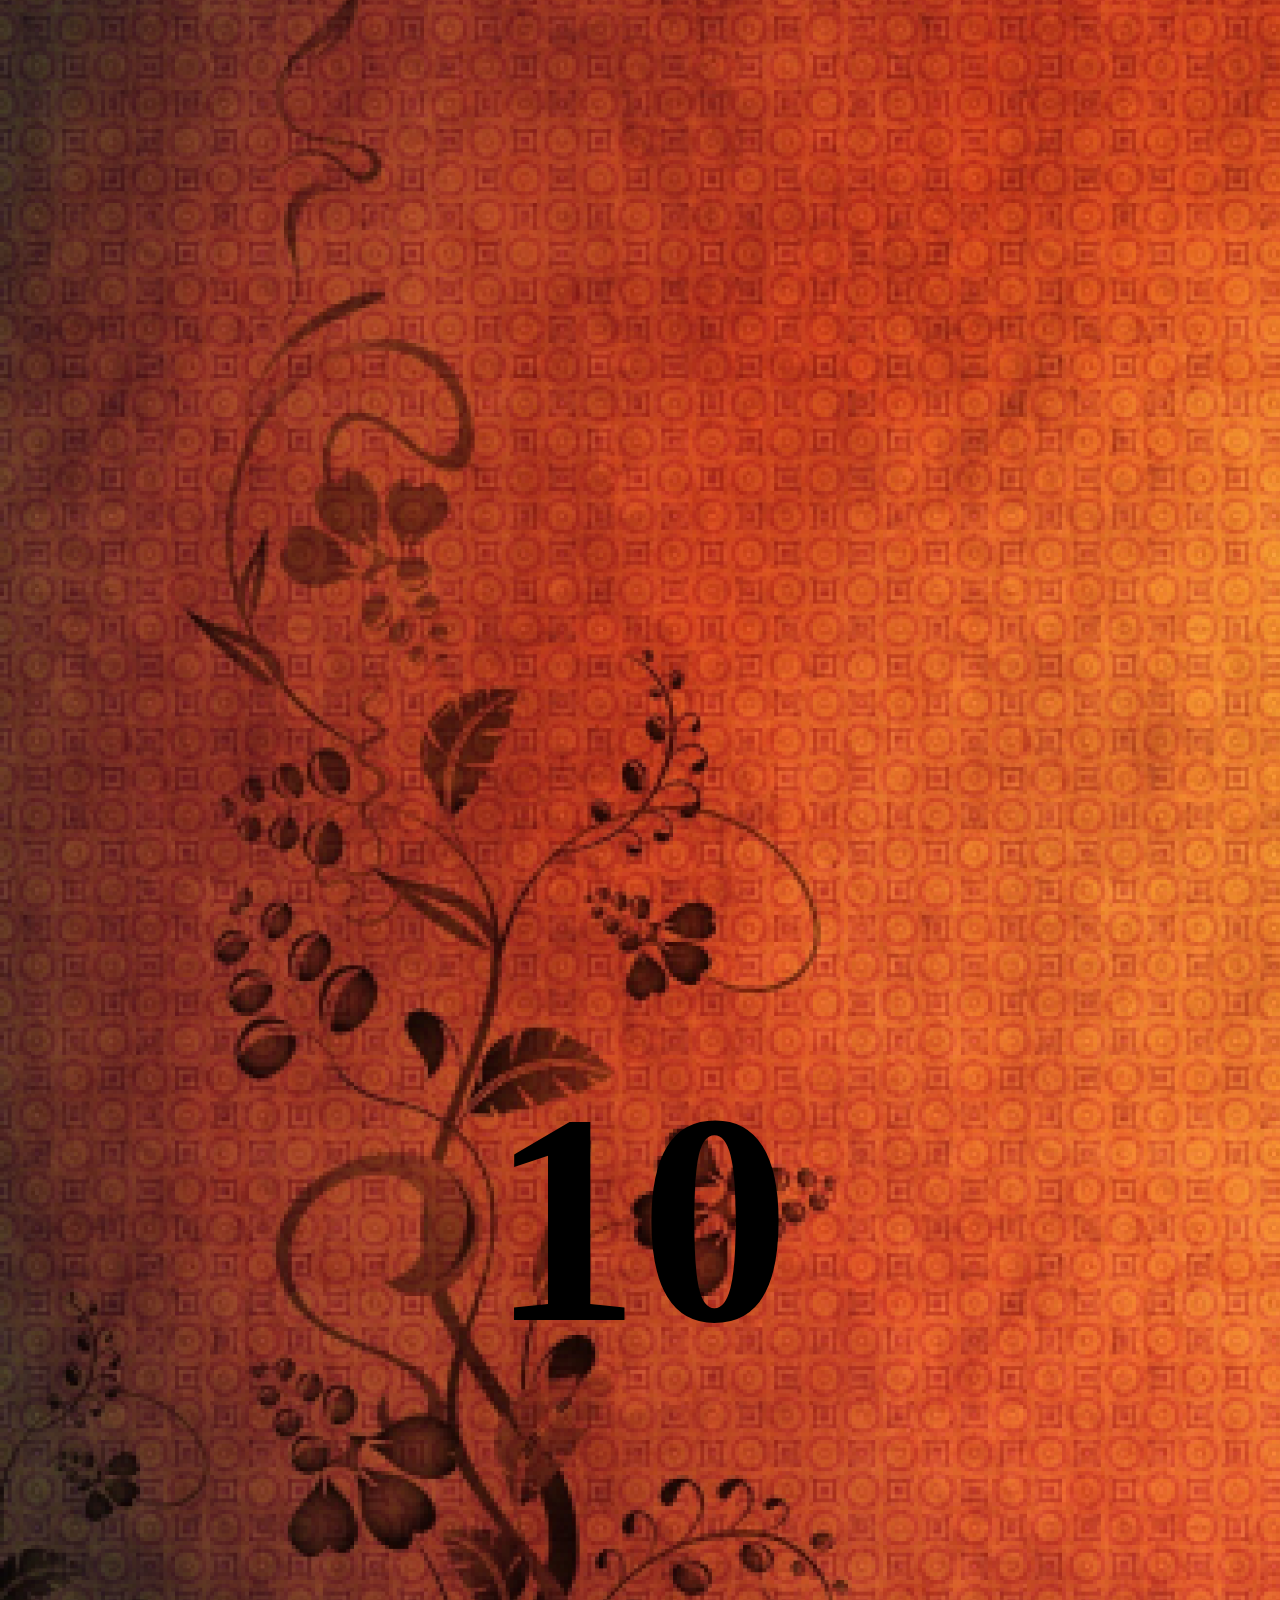
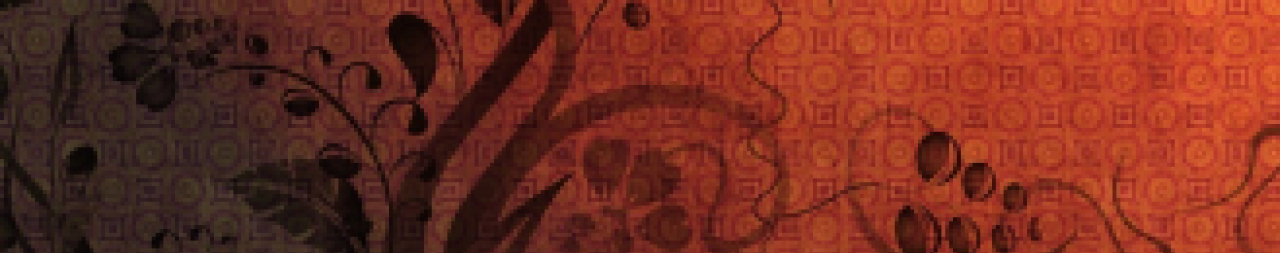
<file: 02-countDown + animation/index.html>
<!DOCTYPE html>
<html lang="en">
<head>
    <meta charset="UTF-8">
    <meta http-equiv="X-UA-Compatible" content="IE=edge">
    <meta name="viewport" content="width=device-width, initial-scale=1.0">
    <title>countDown and Animation</title>
    <link rel="stylesheet" href="style.css">
</head>
<body>
    <header>
        <div class="count">
            <!-- <span id="countdown" style="text-align :top ;">10</span>  -->
            
            <img src="image/image1.png" alt="image1" id="bg-image">
            <h1 id="countdown" style="font-size:300px;">10</h1>
        </div>
    </header>

    <script type="text/Javascript" src="index.js"></script>
</body>
</html>
</file>
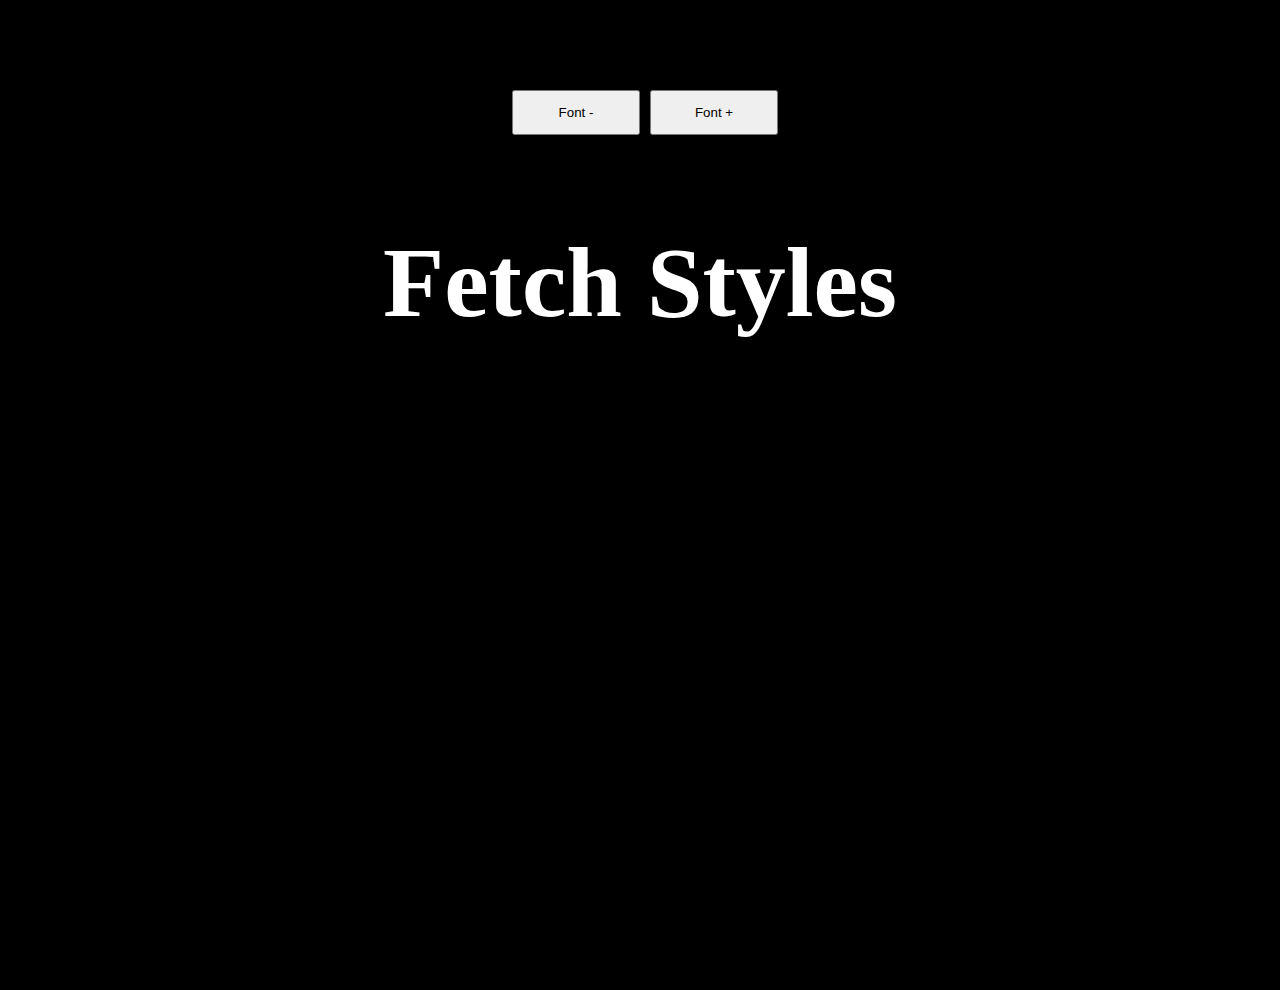
<file: 04-gettingStyles/index.html>
<!DOCTYPE html>
<html lang="en">
<head>
    <meta charset="UTF-8">
    <meta http-equiv="X-UA-Compatible" content="IE=edge">
    <meta name="viewport" content="width=device-width, initial-scale=1.0">
    <title>Getting style</title>
    <link rel="stylesheet" href="style.css">
</head>
<body>
    <header>
        <div class="but">
            <button id="btn-decrease">Font -</button>
            <button id="btn-increase" style="margin-right:0">Font +</button> 
        </div>
        <h1 id="main-heading" class="small">Fetch Styles</h1>
    </header>

    <script src="index.js"></script>
    
</body>
</html>
</file>
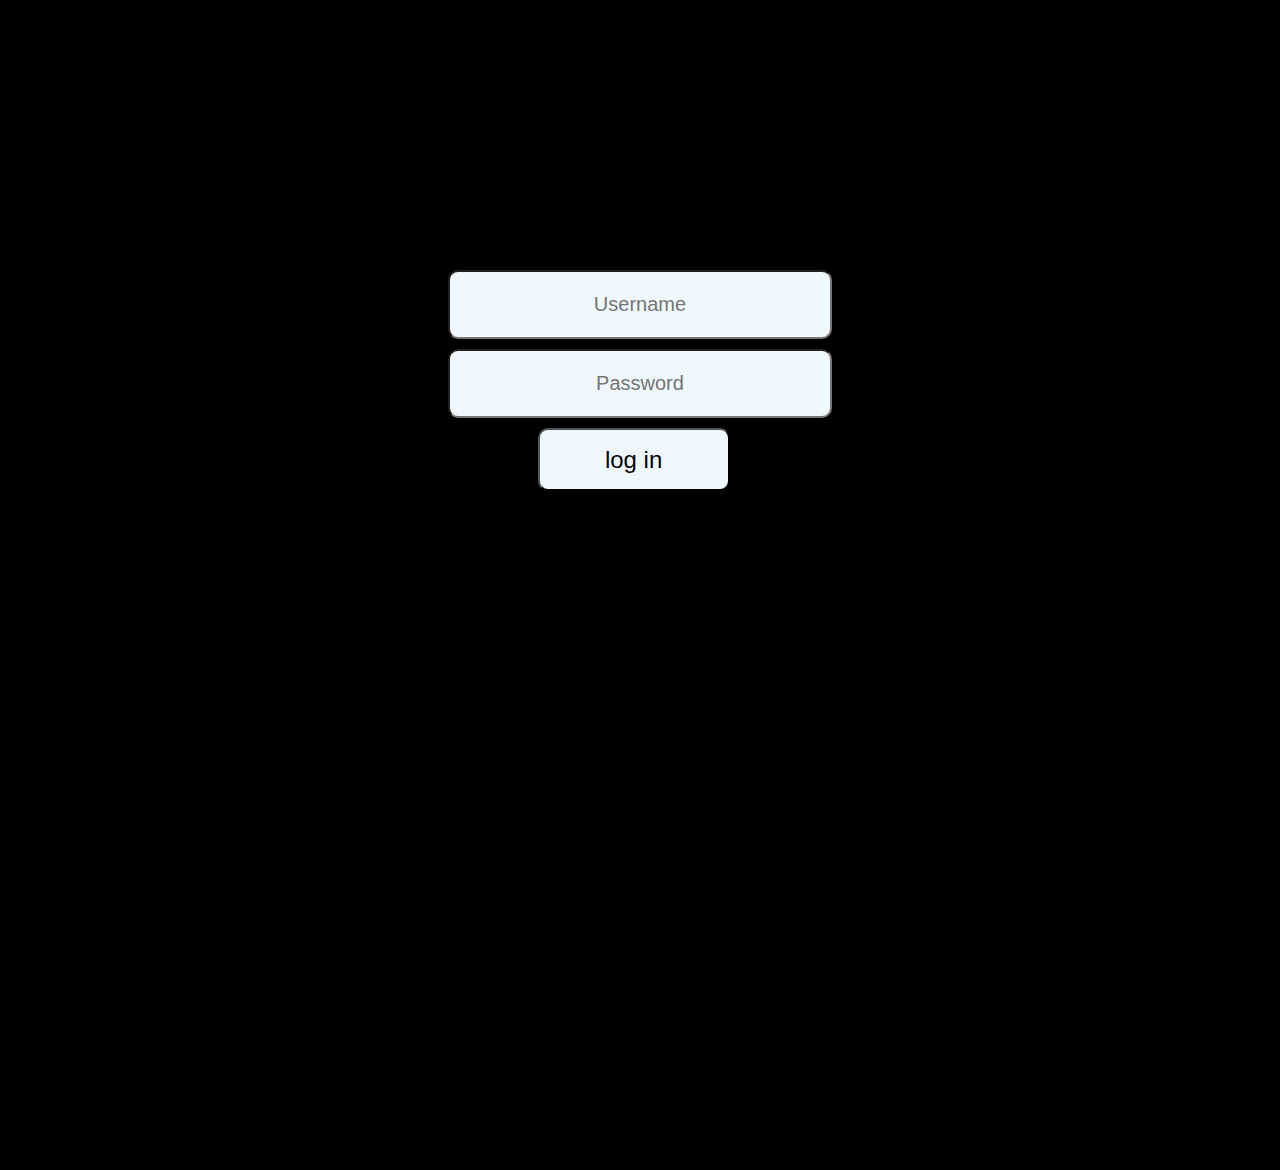
<file: 05-formEvents/index.html>
<!DOCTYPE html>
<html lang="en">
<head>
    <meta charset="UTF-8">
    <meta http-equiv="X-UA-Compatible" content="IE=edge">
    <meta name="viewport" content="width=device-width, initial-scale=1.0">
    <title>Form Events handling</title>
    <link rel="stylesheet" href="style.css">
</head>
<body>
    <header>
        <form id="login-form">
            <input type="name" id="username" name="username" placeholder="Username" required>
            <input type="password" id="password" name="password" placeholder="Password" required>
            <input type="submit" value="log in" id="btn-submit">
        </form>
    </header>

    <script src="index.js"></script>
    
</body>
</html>
</file>
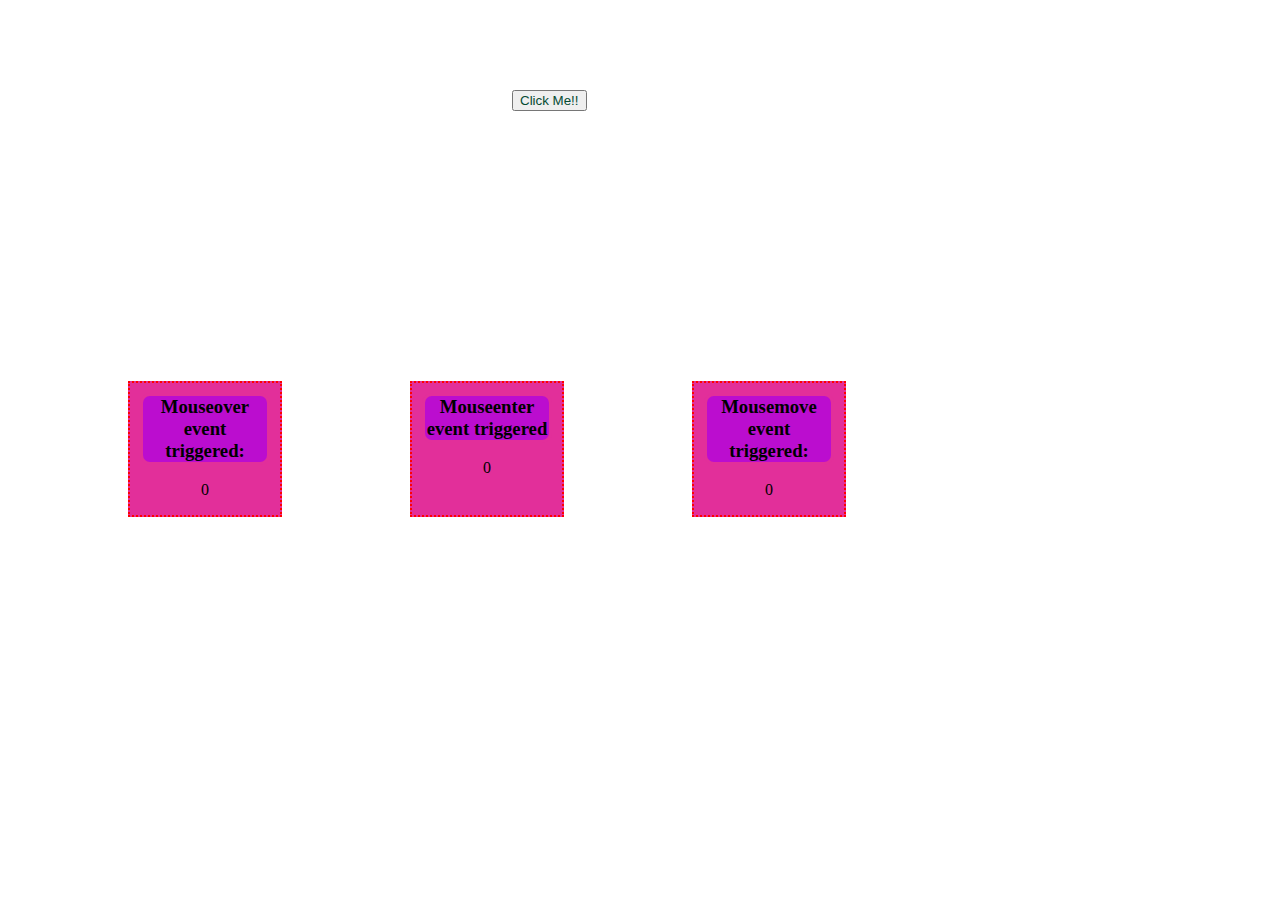
<file: 06-mouseEvents/index.html>
<!DOCTYPE html>
<html lang="en">
<head>
    <meta charset="UTF-8">
    <meta http-equiv="X-UA-Compatible" content="IE=edge">
    <meta name="viewport" content="width=device-width, initial-scale=1.0">
    <title>Mouse Events</title>
    <link rel="stylesheet" href="style.css">
</head>
<body>
    <button id="top-btn">Click Me!!</button>
    <main>
        <div id="over">
            <h3>Mouseover event triggered:</h3>
            <p>0</p>
        </div>

        <div id="enter">
            <h3>Mouseenter event triggered</h3>
            <p>0</p>
        </div>

        <div id="move">
            <h3>Mousemove event triggered:</h3>
            <p>0</p>
        </div>
    </main>

    <script src="index.js"></script>
    
</body>
</html>
</file>
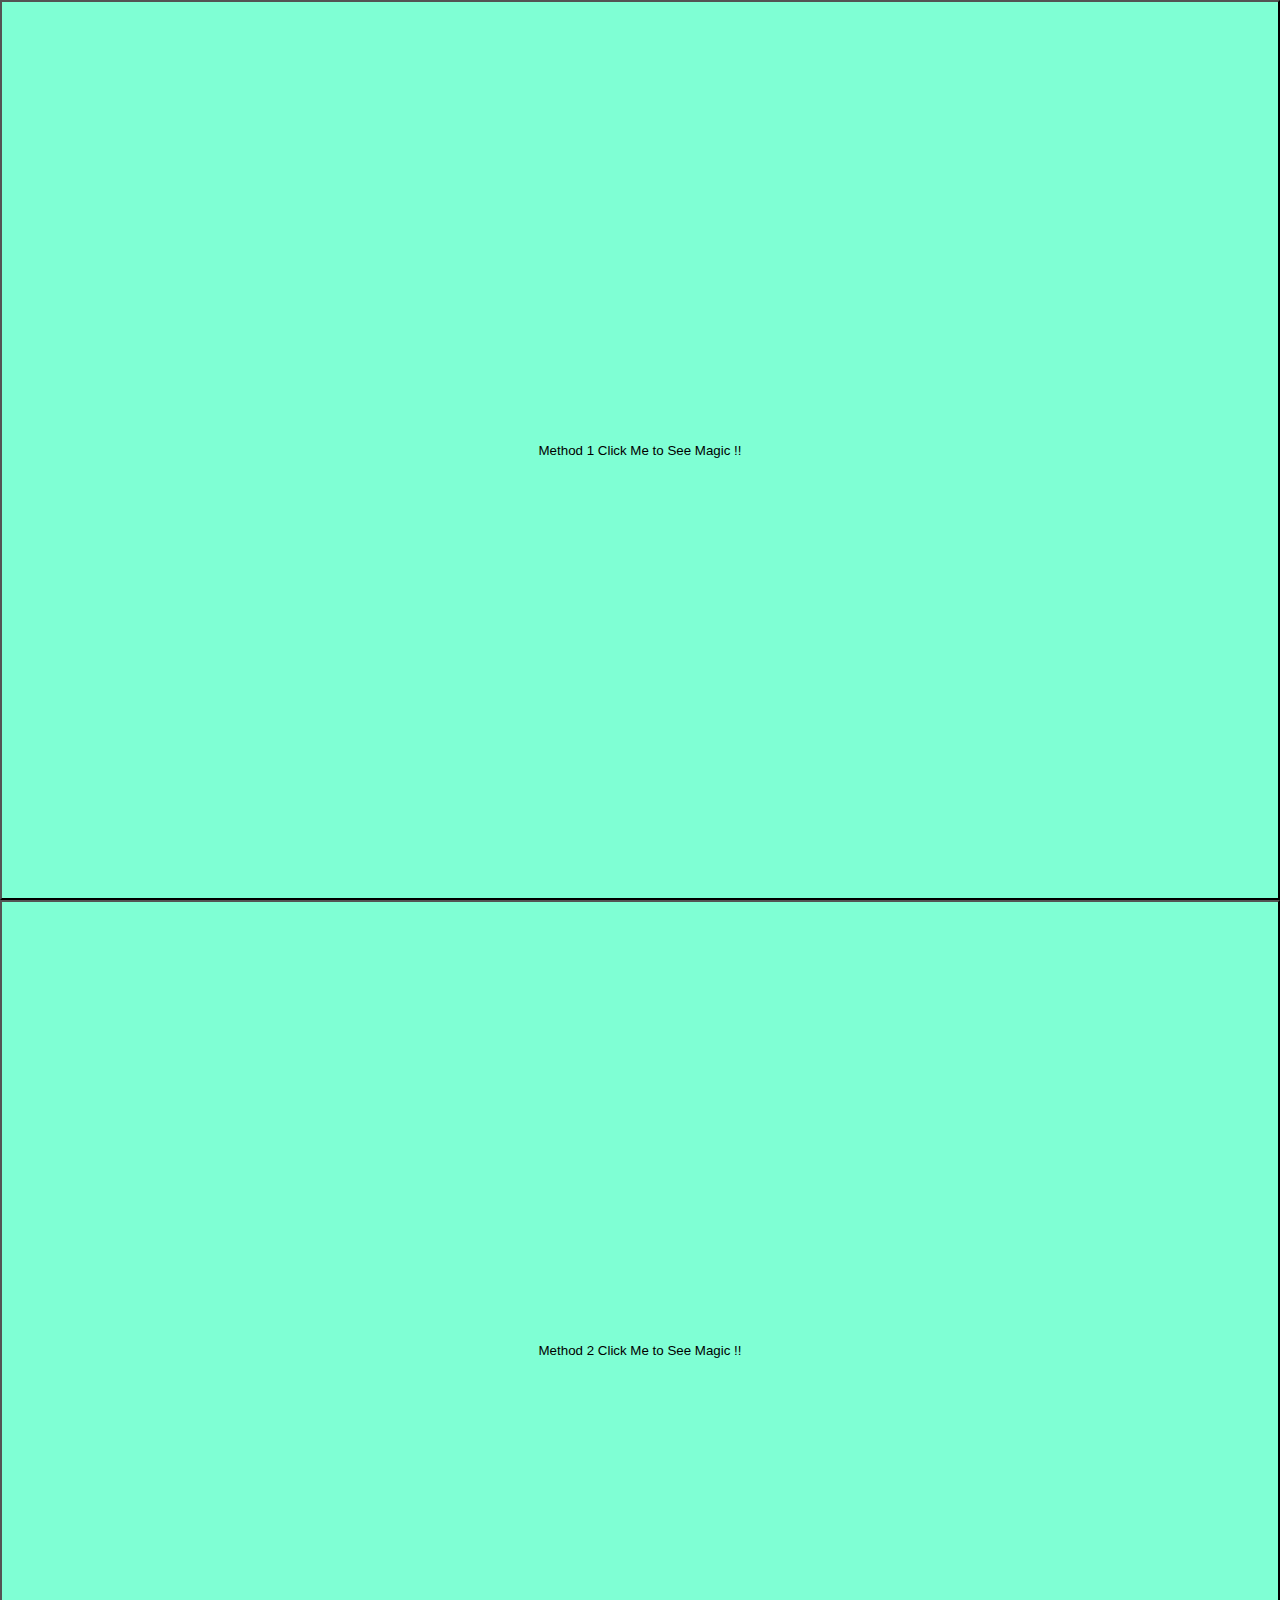
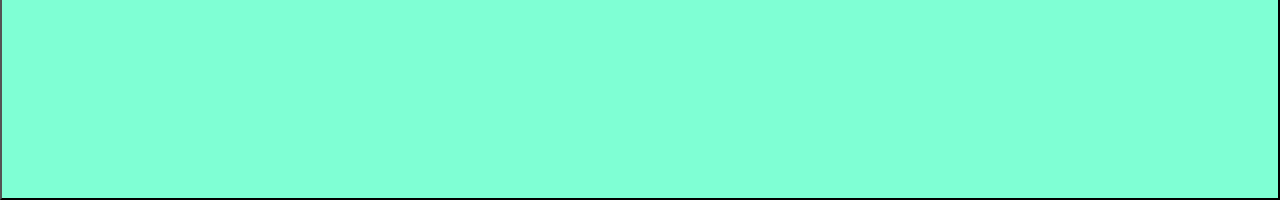
<file: 03-eventsHandling/indes.html>
<!DOCTYPE html>
<html lang="en">
<head>
    <meta charset="UTF-8">
    <meta http-equiv="X-UA-Compatible" content="IE=edge">
    <meta name="viewport" content="width=device-width, initial-scale=1.0">
    <title>Events handeling through onclick</title>
    <link rel="stylesheet" href="style.css">
</head>
<body>
    <header>
        <div>
            <button id="click1"> Method 1 Click Me to See Magic !!</button> 
            <button id="click2"> Method 2 Click Me to See Magic !!</button>
        </div>
    </header>
    <script src="index.js"></script>
</body>
</html>
</file>
<file: 02-countDown + animation/style.css>
*{
     /* min-height: 100vh;
    min-width: 100vw;  */
    margin: 0;
    padding:0 ;
}

#countdown{
    margin-top: -90vh;
    text-align: center;
   
}
</file>
<file: 04-gettingStyles/style.css>
body{
    min-height: 100vh;
    min-width: 100vw;
    box-sizing: border-box;
    margin: 0;
    padding: 0;
    background-color: black;
}

.but{
    display: flex;
    justify-content: center;
    text-align: center;
    margin-top: 10vh;
}

button{
    width: 10vw;
    height: 5vh;
    margin-left: 10px;
}

#main-heading{
    margin-top: 10vh;
    text-align: center;
    font-size: 100px;
    color: white;
    
}
</file>
<file: 05-formEvents/style.css>
body{
    box-sizing: border-box;
    margin: 0;
    padding: 0;
    min-width: 100vw;
    min-height: 100vh;
    background-color: black;    
}

#login-form{
    display: flex;
    flex-direction: column;
    align-content: center;
    width: 30vw;
    height: 40vh;
    margin-left: 35vw;
    margin-top: 30vh;
}

input{
    height:7vh;
    margin-bottom: 10px; 
    background-color: aliceblue;
    color: black;
    font-size: 20px;
    text-align: center;
    border-radius: 10px;
}

#btn-submit{
    background-color: aliceblue;
    color: black;
    font-size: 24px;
    width: 15vw;
    margin-left: 7vw;
    justify-content: center;
}
</file>
<file: 06-mouseEvents/style.css>
body{
    box-sizing: border-box;
    margin: 0;
    padding: 0;
    min-width: 100vw;
    min-height: 100vh;
}


main{
    display: flex;
    margin-top: 30vh;
   
}

div{
    width: 100px;
    border: 2px dotted red;
    margin-left: 10vw;
    width: 150px;
    text-align: center;
    background-color: rgb(226, 47, 154);
}

h3{
    background-color: rgb(187, 13, 207);
    margin: 10px;
    border-radius: 10px;
    border: 3px solid rgb(226, 47, 154);
}

#top-btn{
    margin-left: 40vw;
    margin-top: 10vh;
    color: rgb(5, 75, 51);
}
</file>
<file: 03-eventsHandling/style.css>
*{
    min-height: 100vh;
    min-width: 100vw;
    padding: 0;
    margin: 0;
    background-color: aquamarine;
}

header div{
    width: 100%;
    box-sizing: border-box;
    align-items: center;
    color: blue;
}
</file>
